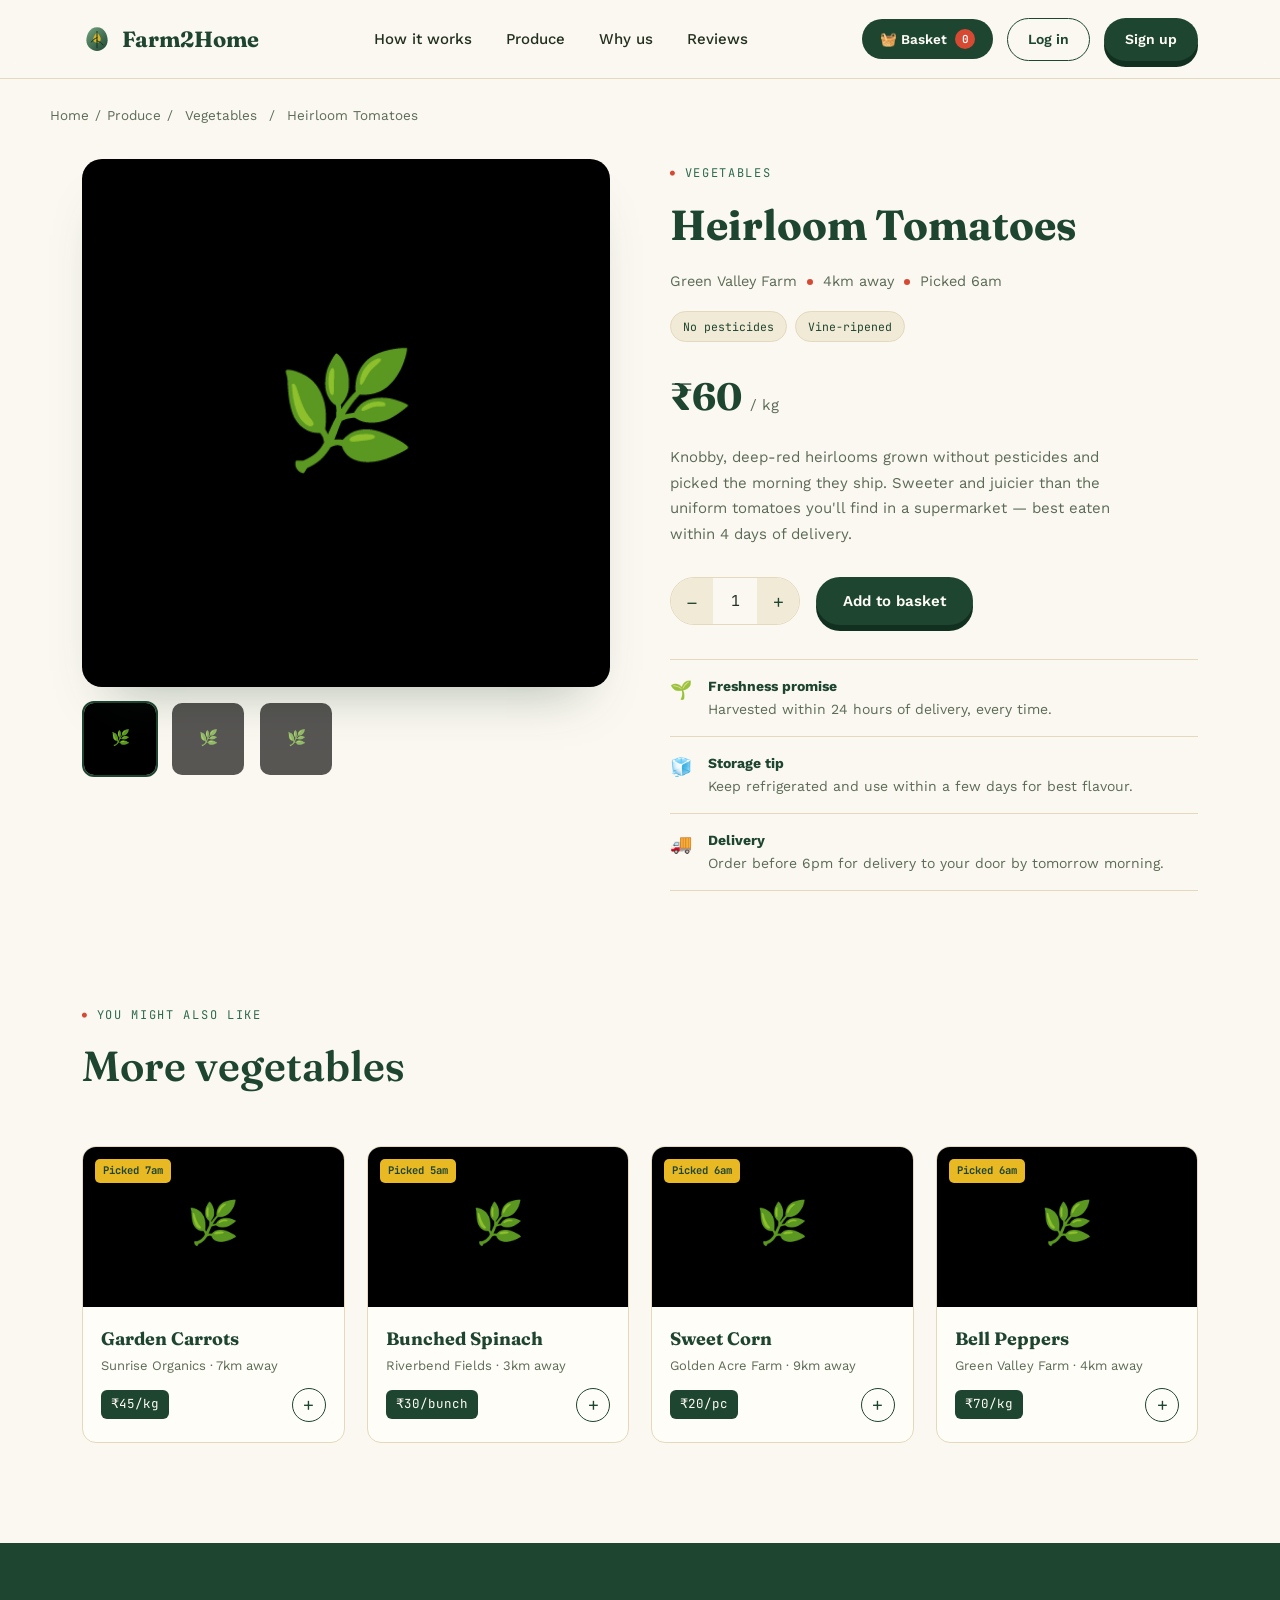
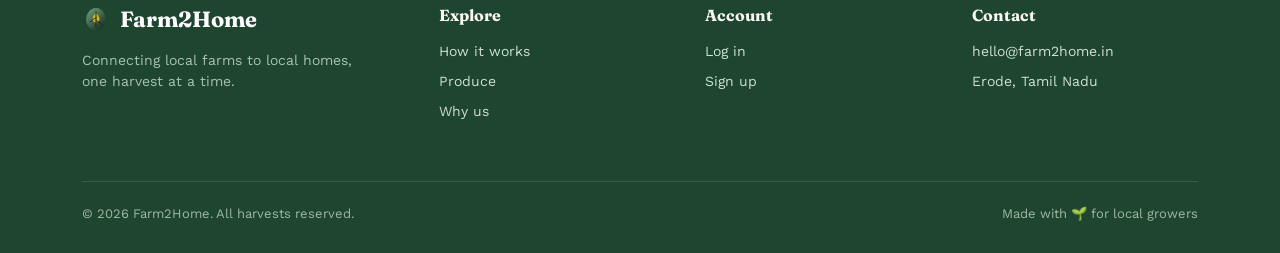
<file: product.html>
<!DOCTYPE html>
<html lang="en">
<head>
<meta charset="UTF-8">
<meta name="viewport" content="width=device-width, initial-scale=1.0">
<title>Product — Farm2Home</title>
<link rel="stylesheet" href="style.css">
</head>
<body>

<!-- NAV -->
<nav class="nav">
  <div class="container">
    <a href="index.html" class="brand">
      <svg class="logo-mark" width="30" height="30" viewBox="0 0 48 48" fill="none" xmlns="http://www.w3.org/2000/svg">
        <path class="logo-leaf" d="M24 5C12 5 7 17 7 26c0 9.4 7.6 17 17 17s17-7.6 17-17C41 17 36 5 24 5Z" fill="url(#logoGrad)"/>
        <path class="logo-drop" d="M24 30c-3.5 0-6-2.6-6-6 0-4 6-11 6-11s6 7 6 11c0 3.4-2.5 6-6 6Z" fill="#E8B923" opacity=".9"/>
        <path class="logo-vein" d="M24 12v26M24 22c-4 1.5-7 3.5-9 7M24 27c4 1.2 7.5 3 9.5 6.5" stroke="#12301F" stroke-width="1.6" fill="none" stroke-linecap="round"/>
        <defs><linearGradient id="logoGrad" x1="7" y1="5" x2="41" y2="43" gradientUnits="userSpaceOnUse"><stop stop-color="#74A57F"/><stop offset="1" stop-color="#1E4530"/></linearGradient></defs>
      </svg>
      Farm2Home
    </a>
    <ul class="nav-links">
      <li><a href="index.html#how">How it works</a></li>
      <li><a href="products.html">Produce</a></li>
      <li><a href="index.html#why">Why us</a></li>
      <li><a href="index.html#reviews">Reviews</a></li>
    </ul>
    <div class="nav-cta">
      <span class="cart-pill">🧺 Basket <span class="cart-count" id="cartCount">0</span></span>
      <a href="login.html" class="btn btn-ghost">Log in</a>
      <a href="signup.html" class="btn btn-primary">Sign up</a>
    </div>
  </div>
</nav>

<!-- BREADCRUMB -->
<div class="container breadcrumb">
  <a href="index.html">Home</a><span>/</span><a href="products.html">Produce</a><span>/</span><span id="crumbCategory">…</span><span>/</span><span id="crumbName">…</span>
</div>

<!-- DETAIL -->
<section class="detail">
  <div class="container detail-grid">

    <div class="gallery reveal">
      <div class="gallery-main"><img id="mainImage" src="" alt=""></div>
      <div class="gallery-thumbs" id="thumbRow"></div>
    </div>

    <div class="detail-info reveal">
      <span class="eyebrow" id="detailCategory">Category</span>
      <h1 id="detailName">Loading…</h1>

      <div class="farm-row">
        <span id="detailFarm">Farm name</span>
        <span class="dot"></span>
        <span id="detailDistance">distance</span>
        <span class="dot"></span>
        <span id="detailBadge">badge</span>
      </div>

      <div class="tag-row" id="tagRow"></div>

      <div class="detail-price">
        <span class="amount" id="detailPrice">₹0</span>
        <span class="unit">/ <span id="detailUnit">kg</span></span>
      </div>

      <p class="detail-desc" id="detailDesc">Loading description…</p>

      <div class="purchase-row">
        <div class="qty-stepper">
          <button type="button" id="qtyMinus">–</button>
          <span id="qtyValue">1</span>
          <button type="button" id="qtyPlus">+</button>
        </div>
        <button class="btn btn-primary" id="addToBasketBtn">Add to basket</button>
      </div>

      <div class="info-rows">
        <div class="info-row"><span class="ico">🌱</span><div><strong>Freshness promise</strong><span>Harvested within 24 hours of delivery, every time.</span></div></div>
        <div class="info-row"><span class="ico">🧊</span><div><strong>Storage tip</strong><span>Keep refrigerated and use within a few days for best flavour.</span></div></div>
        <div class="info-row"><span class="ico">🚚</span><div><strong>Delivery</strong><span>Order before 6pm for delivery to your door by tomorrow morning.</span></div></div>
      </div>
    </div>

  </div>
</section>

<!-- RELATED -->
<section class="related">
  <div class="container">
    <div class="section-head reveal">
      <span class="eyebrow">You might also like</span>
      <h2 id="relatedHeading">More from this category</h2>
    </div>
    <div class="produce-grid" id="relatedGrid"></div>
  </div>
</section>

<!-- FOOTER -->
<footer>
  <div class="container">
    <div class="footer-grid">
      <div>
        <a href="index.html" class="brand" style="color:#fff;">
          <svg class="logo-mark" width="28" height="28" viewBox="0 0 48 48" fill="none" xmlns="http://www.w3.org/2000/svg">
            <path class="logo-leaf" d="M24 5C12 5 7 17 7 26c0 9.4 7.6 17 17 17s17-7.6 17-17C41 17 36 5 24 5Z" fill="url(#logoGradFooter)"/>
            <path class="logo-drop" d="M24 30c-3.5 0-6-2.6-6-6 0-4 6-11 6-11s6 7 6 11c0 3.4-2.5 6-6 6Z" fill="#E8B923" opacity=".9"/>
            <path class="logo-vein" d="M24 12v26M24 22c-4 1.5-7 3.5-9 7M24 27c4 1.2 7.5 3 9.5 6.5" stroke="#0e2318" stroke-width="1.6" fill="none" stroke-linecap="round"/>
            <defs><linearGradient id="logoGradFooter" x1="7" y1="5" x2="41" y2="43" gradientUnits="userSpaceOnUse"><stop stop-color="#74A57F"/><stop offset="1" stop-color="#0e2318"/></linearGradient></defs>
          </svg>
          Farm2Home
        </a>
        <p style="margin-top:14px; font-size:14px; color:#a9c2aa; max-width:280px;">Connecting local farms to local homes, one harvest at a time.</p>
      </div>
      <div>
        <h5>Explore</h5>
        <ul><li><a href="index.html#how">How it works</a></li><li><a href="products.html">Produce</a></li><li><a href="index.html#why">Why us</a></li></ul>
      </div>
      <div>
        <h5>Account</h5>
        <ul><li><a href="login.html">Log in</a></li><li><a href="signup.html">Sign up</a></li></ul>
      </div>
      <div>
        <h5>Contact</h5>
        <ul><li><a href="#">hello@farm2home.in</a></li><li><a href="#">Erode, Tamil Nadu</a></li></ul>
      </div>
    </div>
    <div class="footer-bottom">
      <span>© 2026 Farm2Home. All harvests reserved.</span>
      <span>Made with 🌱 for local growers</span>
    </div>
  </div>
</footer>

<script src="data.js"></script>
<script src="script.js"></script>
</body>
</html>
</file>
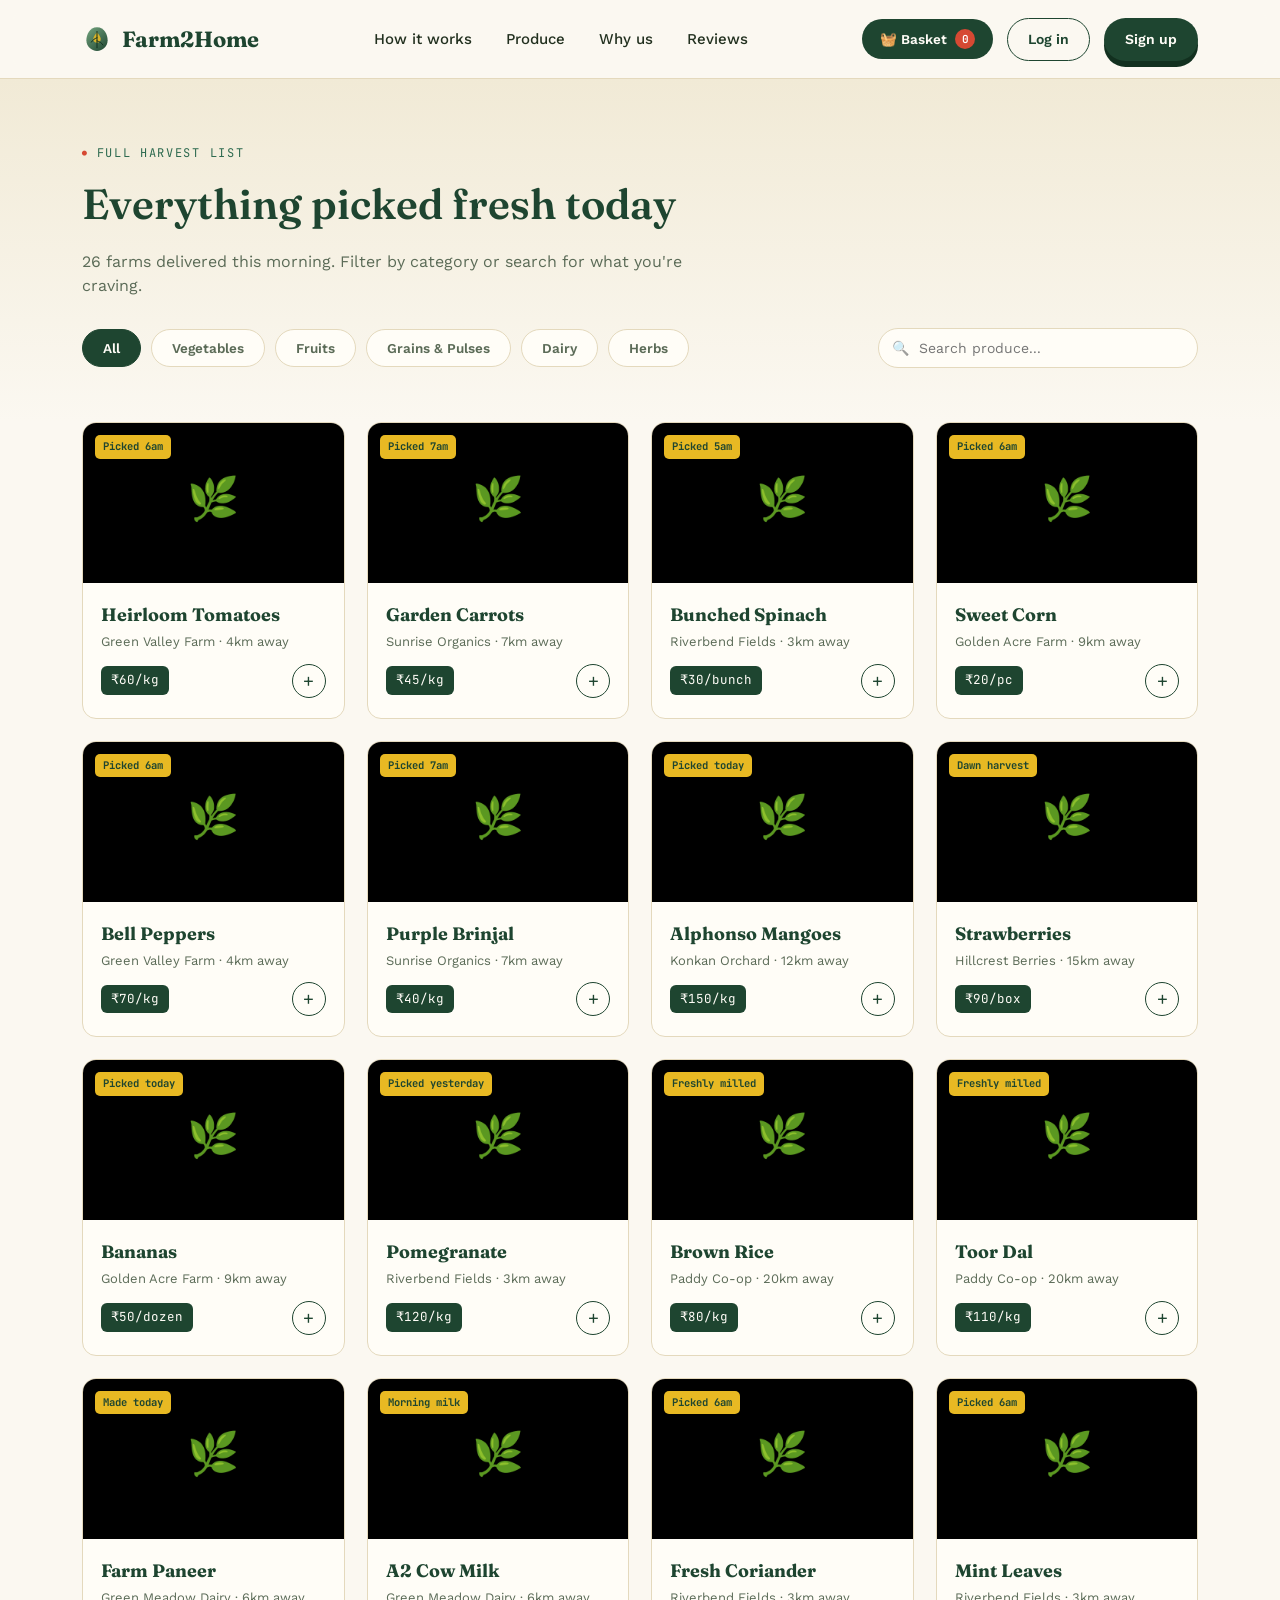
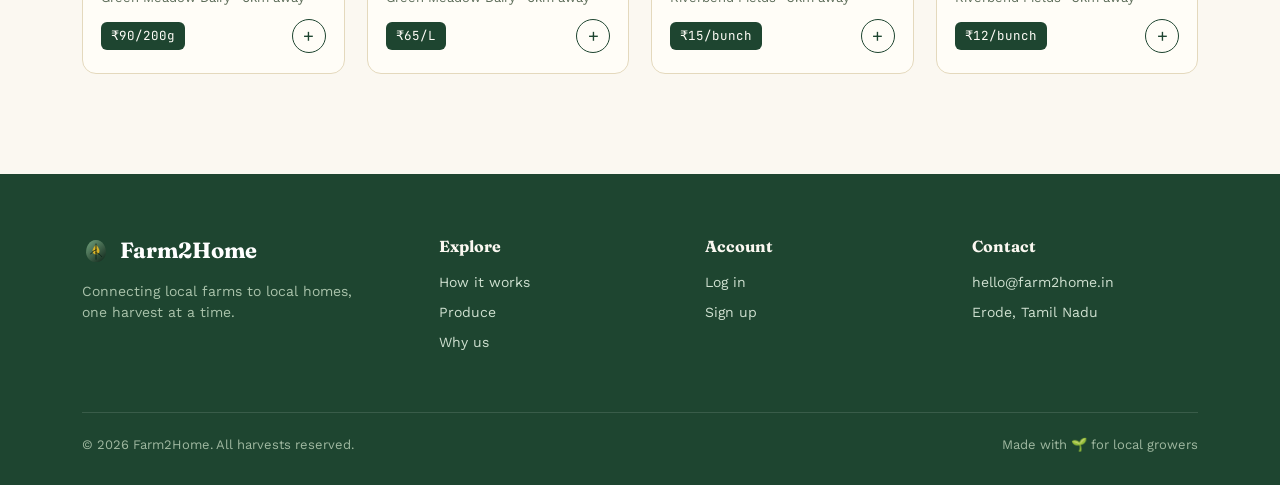
<file: products.html>
<!DOCTYPE html>
<html lang="en">
<head>
<meta charset="UTF-8">
<meta name="viewport" content="width=device-width, initial-scale=1.0">
<title>Shop Produce — Farm2Home</title>
<link rel="stylesheet" href="style.css">
</head>
<body>

<!-- NAV -->
<nav class="nav">
  <div class="container">
    <a href="index.html" class="brand">
      <svg class="logo-mark" width="30" height="30" viewBox="0 0 48 48" fill="none" xmlns="http://www.w3.org/2000/svg">
        <path class="logo-leaf" d="M24 5C12 5 7 17 7 26c0 9.4 7.6 17 17 17s17-7.6 17-17C41 17 36 5 24 5Z" fill="url(#logoGrad)"/>
        <path class="logo-drop" d="M24 30c-3.5 0-6-2.6-6-6 0-4 6-11 6-11s6 7 6 11c0 3.4-2.5 6-6 6Z" fill="#E8B923" opacity=".9"/>
        <path class="logo-vein" d="M24 12v26M24 22c-4 1.5-7 3.5-9 7M24 27c4 1.2 7.5 3 9.5 6.5" stroke="#12301F" stroke-width="1.6" fill="none" stroke-linecap="round"/>
        <defs><linearGradient id="logoGrad" x1="7" y1="5" x2="41" y2="43" gradientUnits="userSpaceOnUse"><stop stop-color="#74A57F"/><stop offset="1" stop-color="#1E4530"/></linearGradient></defs>
      </svg>
      Farm2Home
    </a>
    <ul class="nav-links">
      <li><a href="index.html#how">How it works</a></li>
      <li><a href="products.html">Produce</a></li>
      <li><a href="index.html#why">Why us</a></li>
      <li><a href="index.html#reviews">Reviews</a></li>
    </ul>
    <div class="nav-cta">
      <span class="cart-pill">🧺 Basket <span class="cart-count" id="cartCount">0</span></span>
      <a href="login.html" class="btn btn-ghost">Log in</a>
      <a href="signup.html" class="btn btn-primary">Sign up</a>
    </div>
  </div>
</nav>

<!-- SHOP HERO -->
<section class="shop-hero">
  <div class="container">
    <div class="section-head reveal">
      <span class="eyebrow">Full harvest list</span>
      <h2>Everything picked fresh today</h2>
      <p>26 farms delivered this morning. Filter by category or search for what you're craving.</p>
    </div>

    <div class="shop-toolbar reveal">
      <div class="cat-tabs">
        <button class="cat-tab active" data-cat="all">All</button>
        <button class="cat-tab" data-cat="veg">Vegetables</button>
        <button class="cat-tab" data-cat="fruit">Fruits</button>
        <button class="cat-tab" data-cat="grain">Grains &amp; Pulses</button>
        <button class="cat-tab" data-cat="dairy">Dairy</button>
        <button class="cat-tab" data-cat="herb">Herbs</button>
      </div>
      <div class="search-box">
        <span class="icon">🔍</span>
        <input type="text" id="shopSearch" placeholder="Search produce...">
      </div>
    </div>
  </div>
</section>

<!-- SHOP GRID -->
<section class="shop-grid">
  <div class="container">
    <div class="produce-grid" id="shopGrid"></div>

    <div class="empty-state" id="emptyState">
      <span class="emoji">🌾</span>
      <p>No produce matches that search. Try a different name or category.</p>
    </div>
  </div>
</section>

<!-- FOOTER -->
<footer>
  <div class="container">
    <div class="footer-grid">
      <div>
        <a href="index.html" class="brand" style="color:#fff;">
          <svg class="logo-mark" width="28" height="28" viewBox="0 0 48 48" fill="none" xmlns="http://www.w3.org/2000/svg">
            <path class="logo-leaf" d="M24 5C12 5 7 17 7 26c0 9.4 7.6 17 17 17s17-7.6 17-17C41 17 36 5 24 5Z" fill="url(#logoGradFooter)"/>
            <path class="logo-drop" d="M24 30c-3.5 0-6-2.6-6-6 0-4 6-11 6-11s6 7 6 11c0 3.4-2.5 6-6 6Z" fill="#E8B923" opacity=".9"/>
            <path class="logo-vein" d="M24 12v26M24 22c-4 1.5-7 3.5-9 7M24 27c4 1.2 7.5 3 9.5 6.5" stroke="#0e2318" stroke-width="1.6" fill="none" stroke-linecap="round"/>
            <defs><linearGradient id="logoGradFooter" x1="7" y1="5" x2="41" y2="43" gradientUnits="userSpaceOnUse"><stop stop-color="#74A57F"/><stop offset="1" stop-color="#0e2318"/></linearGradient></defs>
          </svg>
          Farm2Home
        </a>
        <p style="margin-top:14px; font-size:14px; color:#a9c2aa; max-width:280px;">Connecting local farms to local homes, one harvest at a time.</p>
      </div>
      <div>
        <h5>Explore</h5>
        <ul><li><a href="index.html#how">How it works</a></li><li><a href="products.html">Produce</a></li><li><a href="index.html#why">Why us</a></li></ul>
      </div>
      <div>
        <h5>Account</h5>
        <ul><li><a href="login.html">Log in</a></li><li><a href="signup.html">Sign up</a></li></ul>
      </div>
      <div>
        <h5>Contact</h5>
        <ul><li><a href="#">hello@farm2home.in</a></li><li><a href="#">Erode, Tamil Nadu</a></li></ul>
      </div>
    </div>
    <div class="footer-bottom">
      <span>© 2026 Farm2Home. All harvests reserved.</span>
      <span>Made with 🌱 for local growers</span>
    </div>
  </div>
</footer>

<script src="data.js"></script>
<script src="script.js"></script>
</body>
</html>
</file>
<file: style.css>
/* ===========================================================
   FARM2HOME — design tokens
   Palette: deep farm green, sunflower yellow, heirloom-tomato red,
   unbleached paper cream. Type: Fraunces (display) + Work Sans (body)
   + JetBrains Mono (stamps / prices, market-ticket voice).
=========================================================== */

@import url('https://fonts.googleapis.com/css2?family=Fraunces:ital,opsz,wght@0,9..144,400;0,9..144,600;0,9..144,700;1,9..144,500&family=Work+Sans:wght@400;500;600;700&family=JetBrains+Mono:wght@500;700&display=swap');

:root{
  --bg:            #FBF8F1;
  --bg-alt:        #F1EAD6;
  --paper-line:    #E4D9BD;
  --green-deep:    #1E4530;
  --green:         #2D6A4F;
  --green-soft:    #74A57F;
  --yellow:        #E8B923;
  --tomato:        #D64933;
  --text:          #22301F;
  --text-soft:     #5B6B57;
  --white:         #FFFDF7;

  --font-display: 'Fraunces', serif;
  --font-body: 'Work Sans', sans-serif;
  --font-mono: 'JetBrains Mono', monospace;

  --radius: 14px;
  --ease: cubic-bezier(.22,.9,.32,1);
}

*{ box-sizing: border-box; margin:0; padding:0; }
html{ scroll-behavior: smooth; }

body{
  font-family: var(--font-body);
  background: var(--bg);
  color: var(--text);
  line-height: 1.5;
  overflow-x: hidden;
}

img{ max-width:100%; display:block; }
a{ color: inherit; text-decoration: none; }
ul{ list-style: none; }
button{ font-family: inherit; cursor: pointer; }

@media (prefers-reduced-motion: reduce){
  *{ animation-duration: .001ms !important; animation-iteration-count: 1 !important; transition-duration: .001ms !important; scroll-behavior: auto !important; }
}

/* ---------- utility ---------- */
.container{ max-width: 1180px; margin: 0 auto; padding: 0 32px; }
.eyebrow{
  font-family: var(--font-mono);
  font-size: 12px;
  letter-spacing: .14em;
  text-transform: uppercase;
  color: var(--green);
  display:inline-flex;
  align-items:center;
  gap:8px;
}
.eyebrow::before{ content:"●"; color: var(--tomato); font-size: 8px; }

.section-head{ max-width: 620px; margin-bottom: 48px; }
.section-head h2{ font-family: var(--font-display); font-size: clamp(28px,4vw,42px); font-weight:600; margin-top:10px; color: var(--green-deep); }
.section-head p{ color: var(--text-soft); margin-top: 14px; font-size: 16px; }

.btn{
  display:inline-flex; align-items:center; justify-content:center; gap:8px;
  padding: 14px 26px;
  border-radius: 999px;
  font-weight: 600;
  font-size: 15px;
  border: 1.5px solid transparent;
  transition: transform .35s var(--ease), box-shadow .35s var(--ease), background .3s;
}
.btn-primary{ background: var(--green-deep); color: var(--white); box-shadow: 0 6px 0 #12301F; }
.btn-primary:hover{ transform: translateY(-3px); box-shadow: 0 9px 0 #12301F; }
.btn-primary:active{ transform: translateY(1px); box-shadow: 0 3px 0 #12301F; }

.btn-ghost{ border-color: var(--green-deep); color: var(--green-deep); background: transparent; }
.btn-ghost:hover{ background: var(--green-deep); color: var(--white); }

.btn-block{ width:100%; }

/* ---------- nav ---------- */
.nav{
  position: sticky; top:0; z-index: 50;
  background: rgba(251,248,241,.85);
  backdrop-filter: blur(10px);
  border-bottom: 1px solid var(--paper-line);
}
.nav .container{ display:flex; align-items:center; justify-content:space-between; height: 78px; }
.brand{ display:flex; align-items:center; gap:10px; font-family: var(--font-display); font-weight:700; font-size:22px; color: var(--green-deep); }
.brand .leaf{ width: 30px; height: 30px; }

/* ---------- logo mark ---------- */
.logo-mark{ overflow: visible; transition: transform .5s var(--ease); flex: none; }
.brand:hover .logo-mark{ transform: rotate(-14deg) scale(1.08); }
.logo-leaf{ transform-origin: 24px 24px; animation: leaf-pop .85s var(--ease) backwards; }
.logo-drop{ transform-origin: 24px 24px; animation: leaf-pop 1s var(--ease) .1s backwards; }
@keyframes leaf-pop{ from{ transform: scale(0) rotate(-25deg); opacity:0; } to{ transform: scale(1) rotate(0deg); opacity:1; } }
.logo-vein{ stroke-dasharray: 90; stroke-dashoffset: 90; animation: draw-vein 1.1s ease-out .45s forwards; }
@keyframes draw-vein{ to{ stroke-dashoffset: 0; } }
.auth-visual .logo-mark .logo-leaf,
.auth-visual .logo-mark .logo-drop{ animation-delay: .2s; }
.nav-links{ display:flex; align-items:center; gap:34px; font-weight:500; font-size:15px; }
.nav-links a{ position:relative; color: var(--text); padding: 4px 0; }
.nav-links a::after{
  content:""; position:absolute; left:0; bottom:-2px; width:0; height:2px; background: var(--tomato);
  transition: width .3s var(--ease);
}
.nav-links a:hover::after{ width:100%; }
.nav-cta{ display:flex; align-items:center; gap:14px; }
.nav-cta .btn{ padding: 10px 20px; font-size:14px; }
.menu-toggle{ display:none; background:none; border:none; }

/* ---------- hero ---------- */
.hero{
  position: relative;
  padding: 90px 0 60px;
  overflow: hidden;
}
.hero-bg{
  position: absolute; inset: -10% -5% -5% -5%; z-index: 0;
  background-image: linear-gradient(180deg, rgba(251,248,241,.4) 0%, rgba(251,248,241,.97) 78%), url('https://images.unsplash.com/photo-1500651230702-0e2d8a49d4ad?auto=format&fit=crop&w=1600&q=60');
  background-size: cover; background-position: center 30%;
  opacity: .55; will-change: transform;
}
.seed-field{ position:absolute; inset:0; z-index:1; pointer-events:none; overflow:hidden; }
.seed{
  position:absolute; top:-40px; font-size: 18px; opacity:.75;
  animation-name: seed-fall; animation-timing-function: linear; animation-iteration-count: infinite;
}
@keyframes seed-fall{
  0%{ transform: translateY(0) translateX(0) rotate(0deg); opacity:0; }
  8%{ opacity:.8; }
  100%{ transform: translateY(115vh) translateX(24px) rotate(220deg); opacity:0; }
}
.hero-blob{
  position:absolute; border-radius: 50%; filter: blur(60px); opacity:.35; z-index:0;
  animation: float 9s ease-in-out infinite;
}
.blob-a{ width:380px; height:380px; background: var(--green-soft); top:-120px; right:-100px; }
.blob-b{ width:280px; height:280px; background: var(--yellow); bottom:-100px; left:-80px; animation-delay: 2s; }
@keyframes float{ 0%,100%{ transform: translateY(0) scale(1);} 50%{ transform: translateY(-25px) scale(1.05);} }

.hero-grid{ position:relative; z-index:2; display:grid; grid-template-columns: 1.05fr .95fr; gap: 50px; align-items:center; }

.hero h1{
  font-family: var(--font-display);
  font-size: clamp(38px, 5.2vw, 62px);
  line-height: 1.05;
  font-weight: 700;
  color: var(--green-deep);
}
.hero h1 em{ font-style: italic; color: var(--tomato); }
.hero p.lead{ margin-top: 20px; font-size: 18px; color: var(--text-soft); max-width: 480px; }
.hero-actions{ display:flex; gap:16px; margin-top: 34px; flex-wrap: wrap; }

.hero-stats{ display:flex; gap: 34px; margin-top: 46px; }
.hero-stats div strong{ font-family: var(--font-mono); font-size: 24px; color: var(--green-deep); display:block; }
.hero-stats div span{ font-size: 13px; color: var(--text-soft); }

/* crate visual */
.crate-wrap{ position:relative; display:flex; align-items:center; justify-content:center; perspective: 900px; }
.crate{ width: 100%; max-width: 420px; position:relative; transition: transform .25s var(--ease); transform-style: preserve-3d; }
.crate img.base{
  border-radius: 20px;
  box-shadow: 0 30px 60px -20px rgba(30,69,48,.4);
  transform: rotate(-2deg);
}
.veggie{
  position:absolute; font-size: 44px;
  filter: drop-shadow(0 10px 14px rgba(0,0,0,.18));
  opacity:0; transform: translateY(-60px) rotate(-15deg);
  animation: drop .7s var(--ease) forwards;
}
@keyframes drop{ to{ opacity:1; transform: translateY(0) rotate(0deg); } }
.v1{ top:-24px; left:8%; animation-delay:.3s; }
.v2{ top:-10px; right:6%; animation-delay:.55s; font-size:38px; }
.v3{ top:32px; left:42%; animation-delay:.8s; font-size:40px; }
.v4{ bottom:22px; left:-6%; animation-delay:1.05s; font-size:36px; }
.v5{ bottom:0; right:-4%; animation-delay:1.3s; font-size:40px; }

.stamp{
  position:absolute; bottom:-18px; left:-18px;
  width: 108px; height:108px; border-radius:50%;
  border: 2.5px dashed var(--tomato);
  display:flex; align-items:center; justify-content:center; text-align:center;
  font-family: var(--font-mono); font-size:11px; letter-spacing:.06em; text-transform:uppercase;
  color: var(--tomato); background: var(--bg);
  transform: rotate(-14deg);
  animation: spin-in 1s var(--ease) 1.4s backwards;
}
@keyframes spin-in{ from{ opacity:0; transform: rotate(40deg) scale(.5);} to{ opacity:1; transform: rotate(-14deg) scale(1);} }

/* ---------- ticker ---------- */
.ticker{
  border-top: 1px solid var(--paper-line);
  border-bottom: 1px solid var(--paper-line);
  background: var(--green-deep);
  overflow: hidden;
  padding: 14px 0;
}
.ticker-track{ display:flex; gap: 50px; width: max-content; animation: scroll-left 22s linear infinite; }
.ticker-track span{ font-family: var(--font-mono); color: var(--bg); font-size:14px; letter-spacing:.05em; white-space:nowrap; }
.ticker-track span b{ color: var(--yellow); }
@keyframes scroll-left{ from{ transform: translateX(0);} to{ transform: translateX(-50%);} }

/* ---------- vine divider ---------- */
.vine-divider{ display:block; width:100%; height: 64px; }
.vine-path{
  stroke-dasharray: 900; stroke-dashoffset: 900;
  transition: stroke-dashoffset 1.6s var(--ease);
}
.vine-divider.in .vine-path{ stroke-dashoffset: 0; }
.vine-leaf{ opacity:0; transform: scale(0); transform-box: fill-box; transform-origin: center; transition: opacity .5s ease, transform .5s var(--ease); }
.vine-divider.in .vine-leaf{ opacity:1; transform: scale(1); }
.vine-divider.in .vine-leaf:nth-child(3){ transition-delay: .5s; }
.vine-divider.in .vine-leaf:nth-child(4){ transition-delay: .7s; }
.vine-divider.in .vine-leaf:nth-child(5){ transition-delay: .9s; }

/* ---------- how it works ---------- */
.steps{
  padding: 100px 0;
  position: relative;
  background-image: linear-gradient(180deg, var(--bg) 0%, rgba(251,248,241,.93) 100%), url('https://images.unsplash.com/photo-1500382017468-9049fed747ef?auto=format&fit=crop&w=1600&q=60');
  background-size: cover; background-position: center;
  background-attachment: fixed;
}
.step-grid{ display:grid; grid-template-columns: repeat(3,1fr); gap: 28px; }
.step-card{
  background: var(--white); border:1px solid var(--paper-line); border-radius: var(--radius);
  padding: 34px 28px; position:relative; overflow:hidden;
  transition: transform .4s var(--ease), box-shadow .4s var(--ease);
}
.step-card:hover{ transform: translateY(-8px); box-shadow: 0 24px 40px -20px rgba(30,69,48,.25); }
.step-num{ font-family: var(--font-mono); font-size:13px; color: var(--tomato); }
.step-card h3{ font-family: var(--font-display); font-size:22px; margin: 12px 0 10px; color: var(--green-deep); }
.step-card p{ color: var(--text-soft); font-size: 14.5px; }
.step-icon{ font-size: 34px; margin-bottom: 6px; display:inline-block; animation: sway 3.5s ease-in-out infinite; }
.step-card:nth-child(2) .step-icon{ animation-delay: .4s; }
.step-card:nth-child(3) .step-icon{ animation-delay: .8s; }
@keyframes sway{ 0%,100%{ transform: rotate(-6deg);} 50%{ transform: rotate(6deg);} }

/* ---------- produce ---------- */
.produce{ padding: 40px 0 100px; background: var(--bg-alt); }
.produce-grid{ display:grid; grid-template-columns: repeat(4,1fr); gap: 22px; }
.p-card{
  background: var(--white); border-radius: var(--radius); overflow:hidden;
  border: 1px solid var(--paper-line);
  transition: transform .4s var(--ease), box-shadow .4s var(--ease);
  position: relative;
}
.p-card:hover{ transform: translateY(-6px) rotate(-.6deg); box-shadow: 0 22px 34px -18px rgba(30,69,48,.3); }
.p-card .img-wrap{ height: 160px; overflow:hidden; }
.p-card img{ width:100%; height:100%; object-fit:cover; transition: transform .6s var(--ease); }
.p-card:hover img{ transform: scale(1.09); }
.p-body{ padding: 18px 18px 20px; }
.p-body h4{ font-family: var(--font-display); font-size: 18px; color: var(--green-deep); }
.p-body p{ font-size: 13px; color: var(--text-soft); margin-top: 4px; }
.p-price{
  margin-top: 12px; display:flex; align-items:center; justify-content:space-between;
}
.p-price .tag{
  font-family: var(--font-mono); background: var(--green-deep); color: var(--white);
  font-size: 12.5px; padding: 5px 10px; border-radius: 6px;
}
.p-add{
  width: 34px; height:34px; border-radius:50%; border:1.5px solid var(--green-deep);
  background: transparent; color: var(--green-deep); font-size: 18px; line-height:1;
  transition: background .3s, color .3s, transform .3s;
}
.p-add:hover{ background: var(--tomato); border-color: var(--tomato); color:#fff; transform: rotate(90deg); }
.fresh-badge{
  position:absolute; top:12px; left:12px; background: var(--yellow); color: var(--green-deep);
  font-family: var(--font-mono); font-size: 10.5px; padding: 4px 8px; border-radius: 5px; font-weight:700;
}

/* ---------- shop page ---------- */
.shop-hero{
  padding: 60px 0 20px;
  background: linear-gradient(180deg, var(--bg-alt) 0%, var(--bg) 100%);
}
.shop-hero .section-head{ margin-bottom: 30px; }
.shop-toolbar{
  display:flex; align-items:center; justify-content:space-between; gap: 20px; flex-wrap: wrap;
  margin-bottom: 34px;
}
.cat-tabs{ display:flex; gap:10px; flex-wrap: wrap; }
.cat-tab{
  padding: 10px 20px; border-radius: 999px; border: 1.5px solid var(--paper-line);
  background: var(--white); font-size: 13.5px; font-weight:600; color: var(--text-soft);
  transition: all .3s var(--ease);
}
.cat-tab:hover{ transform: translateY(-2px); }
.cat-tab.active{ background: var(--green-deep); border-color: var(--green-deep); color: var(--white); }

.search-box{ position:relative; min-width: 240px; flex:1; max-width: 320px; }
.search-box input{
  width:100%; padding: 11px 16px 11px 40px; border-radius: 999px; border: 1.5px solid var(--paper-line);
  background: var(--white); font-size: 14px; font-family: inherit; color: var(--text);
  transition: border-color .3s, box-shadow .3s;
}
.search-box input:focus{ outline:none; border-color: var(--green); box-shadow: 0 0 0 4px rgba(45,106,79,.14); }
.search-box .icon{ position:absolute; left:14px; top:50%; transform: translateY(-50%); font-size:14px; opacity:.6; }

.cart-pill{
  position: relative; display:flex; align-items:center; gap:8px;
  padding: 10px 18px; border-radius: 999px; background: var(--green-deep); color: var(--white);
  font-size: 13.5px; font-weight:600;
}
.cart-count{
  background: var(--tomato); color:#fff; font-family: var(--font-mono); font-size:11px;
  width:20px; height:20px; border-radius:50%; display:flex; align-items:center; justify-content:center;
  transition: transform .3s var(--ease);
}
.cart-count.bump{ transform: scale(1.4); }

.shop-grid{ padding: 0 0 100px; }
.shop-grid .produce-grid{ grid-template-columns: repeat(4,1fr); }
.p-card.hidden{ display:none; }
.p-card{ animation: card-in .5s var(--ease) backwards; }

.empty-state{
  text-align:center; padding: 70px 20px; color: var(--text-soft); display:none;
}
.empty-state.show{ display:block; }
.empty-state .emoji{ font-size: 44px; display:block; margin-bottom: 14px; }

@keyframes card-in{ from{ opacity:0; transform: translateY(18px);} to{ opacity:1; transform: translateY(0);} }

@media (max-width: 980px){
  .shop-grid .produce-grid{ grid-template-columns: 1fr 1fr; }
}
@media (max-width: 640px){
  .shop-grid .produce-grid{ grid-template-columns: 1fr; }
  .shop-toolbar{ flex-direction: column; align-items: stretch; }
  .search-box{ max-width: none; }
}
/* ===========================================================
   DASHBOARDS (farmer + customer)
=========================================================== */
.dash-shell{ display:grid; grid-template-columns: 260px 1fr; min-height:100vh; background: var(--bg); }

.dash-sidebar{
  background: var(--green-deep); color: var(--bg); padding: 28px 20px;
  display:flex; flex-direction:column; gap: 6px; position:sticky; top:0; height:100vh; overflow-y:auto;
}
.dash-sidebar .brand{ color:#fff; margin-bottom: 30px; }
.dash-sidebar .brand svg .logo-vein{ stroke:#e9f2ea; }
.dash-nav{ display:flex; flex-direction:column; gap:4px; margin-top: 10px; }
.dash-nav a{
  display:flex; align-items:center; gap:12px; padding: 11px 14px; border-radius: 10px;
  font-size: 14.5px; color: #cfe0d0; font-weight:500; transition: background .25s, color .25s, transform .25s;
}
.dash-nav a .ico{ font-size:17px; }
.dash-nav a:hover{ background: rgba(255,255,255,.08); color:#fff; transform: translateX(3px); }
.dash-nav a.active{ background: var(--yellow); color: var(--green-deep); font-weight:700; }
.dash-nav .divider-label{ font-family: var(--font-mono); font-size:11px; letter-spacing:.1em; text-transform:uppercase; color:#8fac91; margin: 22px 0 6px 14px; }

.dash-user-card{
  margin-top:auto; padding-top:20px; border-top:1px solid rgba(255,255,255,.12);
  display:flex; align-items:center; gap:10px; font-size:13.5px; color:#cfe0d0;
}
.dash-user-card img{ width:38px; height:38px; border-radius:50%; object-fit:cover; }
.dash-user-card strong{ color:#fff; display:block; font-size:13.5px; }

.dash-main{ padding: 32px 40px 70px; max-width: 1240px; }
.dash-topbar{ display:flex; align-items:center; justify-content:space-between; margin-bottom: 30px; flex-wrap: wrap; gap:16px; }
.dash-topbar h1{ font-family: var(--font-display); font-size: 30px; color: var(--green-deep); }
.dash-topbar p{ color: var(--text-soft); font-size: 14px; margin-top:4px; }
.dash-actions{ display:flex; gap:12px; align-items:center; }

/* ---------- stat cards ---------- */
.stat-grid{ display:grid; grid-template-columns: repeat(4,1fr); gap: 20px; margin-bottom: 34px; }
.stat-card{
  background: var(--white); border:1px solid var(--paper-line); border-radius: var(--radius);
  padding: 22px; position:relative; overflow:hidden;
  animation: rise .6s var(--ease) backwards;
}
.stat-card .stat-icon{
  width:42px; height:42px; border-radius:11px; display:flex; align-items:center; justify-content:center;
  font-size:20px; background: var(--bg-alt); margin-bottom: 14px;
}
.stat-card .stat-value{ font-family: var(--font-display); font-size: 30px; font-weight:700; color: var(--green-deep); }
.stat-card .stat-label{ font-size: 13px; color: var(--text-soft); margin-top:4px; }
.stat-card .stat-trend{ position:absolute; top:22px; right:20px; font-family: var(--font-mono); font-size:11.5px; padding:4px 9px; border-radius: 999px; }
.stat-trend.up{ background: rgba(45,106,79,.12); color: var(--green); }
.stat-trend.down{ background: rgba(214,73,51,.12); color: var(--tomato); }

/* ---------- chart card ---------- */
.chart-card{
  background: var(--white); border:1px solid var(--paper-line); border-radius: var(--radius);
  padding: 26px; margin-bottom: 34px;
}
.chart-card h3{ font-family: var(--font-display); font-size:19px; color: var(--green-deep); margin-bottom: 4px; }
.chart-card .sub{ font-size:13px; color: var(--text-soft); margin-bottom: 22px; }
.bar-chart{ display:flex; align-items:flex-end; gap: 14px; height: 160px; }
.bar-chart .bar-col{ flex:1; display:flex; flex-direction:column; align-items:center; gap:8px; height:100%; justify-content:flex-end; }
.bar-chart .bar{
  width: 100%; max-width: 34px; border-radius: 8px 8px 3px 3px; background: linear-gradient(180deg, var(--green-soft), var(--green-deep));
  height: 0%; transition: height 1.1s var(--ease);
}
.bar-chart .bar-label{ font-size: 11.5px; color: var(--text-soft); font-family: var(--font-mono); }

/* ---------- table card ---------- */
.table-card{
  background: var(--white); border:1px solid var(--paper-line); border-radius: var(--radius);
  padding: 6px 0 8px; margin-bottom: 34px; overflow-x:auto;
}
.table-card .table-head{ display:flex; align-items:center; justify-content:space-between; padding: 20px 24px 12px; }
.table-card .table-head h3{ font-family: var(--font-display); font-size:19px; color: var(--green-deep); }
table.dash-table{ width:100%; border-collapse: collapse; font-size: 13.5px; min-width: 560px; }
table.dash-table th{ text-align:left; padding: 10px 24px; font-family: var(--font-mono); font-size:11px; text-transform:uppercase; letter-spacing:.06em; color: var(--text-soft); border-bottom: 1px solid var(--paper-line); }
table.dash-table td{ padding: 14px 24px; border-bottom: 1px solid var(--paper-line); color: var(--text); }
table.dash-table tr:last-child td{ border-bottom:none; }
table.dash-table tr{ transition: background .25s; }
table.dash-table tr:hover{ background: var(--bg-alt); }
.status-pill{ font-family: var(--font-mono); font-size:11px; padding: 5px 11px; border-radius: 999px; }
.status-pill.delivered{ background: rgba(45,106,79,.12); color: var(--green); }
.status-pill.transit{ background: rgba(232,185,35,.18); color: #8a6a10; }
.status-pill.processing{ background: rgba(214,73,51,.12); color: var(--tomato); }
.row-actions button{ background:none; border:none; font-size:15px; color: var(--text-soft); transition: color .25s, transform .25s; }
.row-actions button:hover{ color: var(--tomato); transform: scale(1.15); }

/* ---------- order timeline (customer dashboard) ---------- */
.timeline-card{ background: var(--white); border:1px solid var(--paper-line); border-radius: var(--radius); padding: 26px; margin-bottom: 34px; }
.timeline-card .head{ display:flex; align-items:center; justify-content:space-between; margin-bottom: 26px; flex-wrap:wrap; gap:10px; }
.timeline-card h3{ font-family: var(--font-display); font-size:19px; color: var(--green-deep); }
.order-track{ display:flex; align-items:center; }
.track-step{ flex:1; text-align:center; position:relative; }
.track-step .dot{
  width: 30px; height:30px; border-radius:50%; background: var(--paper-line); color: var(--text-soft);
  display:flex; align-items:center; justify-content:center; margin: 0 auto 10px; font-size:14px; position:relative; z-index:1;
  transition: background .4s, color .4s, transform .4s;
}
.track-step.done .dot{ background: var(--green-deep); color:#fff; transform: scale(1.08); }
.track-step.active .dot{ background: var(--yellow); color: var(--green-deep); animation: pulse-dot 1.6s ease-in-out infinite; }
@keyframes pulse-dot{ 0%,100%{ box-shadow: 0 0 0 0 rgba(232,185,35,.5);} 50%{ box-shadow: 0 0 0 8px rgba(232,185,35,0);} }
.track-step .label{ font-size: 12.5px; color: var(--text-soft); }
.track-step.done .label, .track-step.active .label{ color: var(--green-deep); font-weight:600; }
.track-line{ position:absolute; top:15px; left:50%; width:100%; height:2px; background: var(--paper-line); z-index:0; }
.track-step:last-child .track-line{ display:none; }
.track-step.done .track-line{ background: var(--green-deep); }

/* ---------- product manage grid (farmer) ---------- */
.manage-grid{ display:grid; grid-template-columns: repeat(4,1fr); gap: 20px; }
.manage-grid .p-card .row-actions{ position:absolute; top:12px; right:12px; display:flex; gap:6px; background: rgba(255,255,255,.92); border-radius: 8px; padding:4px; }
.manage-grid .p-card{ position:relative; }
.add-card{
  border: 2px dashed var(--paper-line); border-radius: var(--radius); min-height: 250px;
  display:flex; flex-direction:column; align-items:center; justify-content:center; gap:10px;
  color: var(--text-soft); font-weight:600; font-size:14px; transition: all .3s var(--ease);
}
.add-card:hover{ border-color: var(--green-deep); color: var(--green-deep); background: var(--bg-alt); transform: translateY(-4px); }
.add-card .plus{ font-size: 32px; width:56px; height:56px; border-radius:50%; border:2px dashed currentColor; display:flex; align-items:center; justify-content:center; }

/* ---------- wishlist ---------- */
.wishlist-grid{ display:grid; grid-template-columns: repeat(4,1fr); gap: 20px; margin-bottom: 34px; }
.wishlist-grid .p-card .row-actions{ position:absolute; top:12px; right:12px; background: rgba(255,255,255,.92); border-radius: 8px; padding:4px; }
.wishlist-grid .p-card{ position:relative; }
.wishlist-grid .p-card.removing{ opacity:0; transform: scale(.85); }

/* ---------- modal ---------- */
.modal-overlay{
  position:fixed; inset:0; background: rgba(20,40,26,.55); backdrop-filter: blur(3px);
  display:flex; align-items:center; justify-content:center; z-index: 200;
  opacity:0; pointer-events:none; transition: opacity .35s var(--ease);
}
.modal-overlay.open{ opacity:1; pointer-events:auto; }
.modal-box{
  background: var(--white); border-radius: 18px; padding: 32px; width: 92%; max-width: 480px;
  transform: translateY(24px) scale(.97); transition: transform .4s var(--ease); max-height: 88vh; overflow-y:auto;
}
.modal-overlay.open .modal-box{ transform: translateY(0) scale(1); }
.modal-box h3{ font-family: var(--font-display); font-size:22px; color: var(--green-deep); margin-bottom: 18px; }
.modal-close{ position:absolute; top:18px; right:22px; background:none; border:none; font-size:20px; color: var(--text-soft); }
.field-row{ display:grid; grid-template-columns: 1fr 1fr; gap:14px; }

.dash-count{ font-family: var(--font-mono); font-weight:700; }

.mobile-dash-toggle{ display:none; }

@media (max-width: 1080px){
  .stat-grid{ grid-template-columns: 1fr 1fr; }
  .manage-grid, .wishlist-grid{ grid-template-columns: 1fr 1fr; }
}
@media (max-width: 900px){
  .dash-shell{ grid-template-columns: 1fr; }
  .dash-sidebar{ position: fixed; left:0; top:0; width: 240px; transform: translateX(-100%); transition: transform .35s var(--ease); z-index: 150; }
  .dash-sidebar.open{ transform: translateX(0); }
  .mobile-dash-toggle{ display:flex; }
  .dash-main{ padding: 24px 18px 60px; }
}
@media (max-width: 640px){
  .stat-grid, .manage-grid, .wishlist-grid{ grid-template-columns: 1fr; }
  .field-row{ grid-template-columns: 1fr; }
}

/* ---------- breadcrumb ---------- */
.breadcrumb{ padding: 26px 0 0; font-size: 13.5px; color: var(--text-soft); }
.breadcrumb a:hover{ color: var(--green-deep); }
.breadcrumb span{ margin: 0 6px; }

/* ---------- product detail ---------- */
.detail{ padding: 34px 0 90px; }
.detail-grid{ display:grid; grid-template-columns: 1fr 1fr; gap: 60px; align-items: flex-start; }

.gallery-main{
  border-radius: 20px; overflow:hidden; aspect-ratio: 1/1; background: var(--bg-alt);
  box-shadow: 0 30px 50px -28px rgba(30,69,48,.35);
  position: relative;
}
.gallery-main img{ width:100%; height:100%; object-fit:cover; animation: fade-in .5s var(--ease); }
@keyframes fade-in{ from{ opacity:0; transform: scale(1.03); } to{ opacity:1; transform: scale(1); } }
.gallery-thumbs{ display:flex; gap: 12px; margin-top: 14px; }
.thumb{
  width: 76px; height: 76px; border-radius: 12px; overflow:hidden; cursor:pointer;
  border: 2px solid transparent; opacity: .65; transition: all .3s var(--ease); flex: none;
}
.thumb img{ width:100%; height:100%; object-fit:cover; }
.thumb:hover{ opacity: 1; transform: translateY(-3px); }
.thumb.active{ border-color: var(--green-deep); opacity:1; }

.detail-info .eyebrow{ margin-bottom: 12px; }
.detail-info h1{ font-family: var(--font-display); font-size: clamp(30px,4vw,42px); color: var(--green-deep); font-weight:700; }
.farm-row{ display:flex; align-items:center; gap:10px; margin-top:14px; font-size: 14.5px; color: var(--text-soft); }
.farm-row .dot{ width:6px; height:6px; border-radius:50%; background: var(--tomato); }

.tag-row{ display:flex; gap:8px; flex-wrap:wrap; margin-top: 18px; }
.pill-tag{
  font-family: var(--font-mono); font-size: 11.5px; background: var(--bg-alt); color: var(--green-deep);
  padding: 6px 12px; border-radius: 999px; border: 1px solid var(--paper-line);
}

.detail-price{ display:flex; align-items:baseline; gap:8px; margin-top: 26px; }
.detail-price .amount{ font-family: var(--font-display); font-size: 38px; font-weight:700; color: var(--green-deep); }
.detail-price .unit{ font-size: 15px; color: var(--text-soft); }

.detail-desc{ margin-top: 20px; color: var(--text-soft); font-size: 15px; line-height:1.7; max-width: 480px; }

.purchase-row{ display:flex; align-items:center; gap: 16px; margin-top: 30px; }
.qty-stepper{
  display:flex; align-items:center; border: 1.5px solid var(--paper-line); border-radius: 999px; overflow:hidden;
}
.qty-stepper button{
  width: 42px; height: 46px; background: var(--bg-alt); border:none; font-size:18px; color: var(--green-deep);
  transition: background .3s;
}
.qty-stepper button:hover{ background: var(--green-deep); color:#fff; }
.qty-stepper span{ width: 44px; text-align:center; font-family: var(--font-mono); font-size:15px; }

.info-rows{ margin-top: 34px; border-top: 1px solid var(--paper-line); }
.info-row{ padding: 16px 0; border-bottom: 1px solid var(--paper-line); display:flex; gap: 16px; font-size: 14px; }
.info-row .ico{ font-size: 18px; }
.info-row strong{ display:block; color: var(--green-deep); font-size: 14px; margin-bottom: 2px; }
.info-row span{ color: var(--text-soft); }

.related{ padding: 20px 0 100px; }

@media (max-width: 900px){
  .detail-grid{ grid-template-columns: 1fr; gap: 34px; }
}

.why{ padding: 100px 0; }
.why-grid{ display:grid; grid-template-columns: .9fr 1.1fr; gap: 60px; align-items:center; }
.why-img{ position:relative; border-radius: 22px; overflow:hidden; box-shadow: 0 30px 60px -25px rgba(30,69,48,.4); }
.why-img img{ transition: transform .8s var(--ease); }
.why-img:hover img{ transform: scale(1.06); }
.why-list{ display:flex; flex-direction:column; gap: 26px; }
.why-item{ display:flex; gap: 18px; }
.why-icon{
  width:48px; height:48px; flex:none; border-radius: 12px; background: var(--green-deep);
  display:flex; align-items:center; justify-content:center; font-size:22px; color: var(--yellow);
}
.why-item h4{ font-family: var(--font-display); font-size: 19px; color: var(--green-deep); }
.why-item p{ font-size: 14.5px; color: var(--text-soft); margin-top: 4px; }

/* ---------- testimonial marquee ---------- */
.testimonials{ padding: 80px 0; background: var(--green-deep); color: var(--bg); overflow:hidden; }
.testimonials .section-head h2{ color: var(--bg); }
.testimonials .section-head p{ color: #C7D6C9; }
.t-track{ display:flex; gap: 24px; width: max-content; animation: scroll-left 34s linear infinite; }
.t-card{
  width: 320px; background: rgba(255,255,255,.06); border:1px solid rgba(255,255,255,.15);
  border-radius: var(--radius); padding: 24px; flex:none;
}
.t-card p{ font-size: 14.5px; color: #E7EEE4; line-height:1.6; }
.t-who{ display:flex; align-items:center; gap:10px; margin-top:16px; }
.t-who img{ width:38px; height:38px; border-radius:50%; object-fit:cover; }
.t-who div strong{ font-size:13.5px; display:block; }
.t-who div span{ font-size:12px; color: var(--yellow); }

/* ---------- cta ---------- */
.cta{ padding: 100px 0; text-align:center; }
.cta-box{
  background:
    linear-gradient(120deg, rgba(232,185,35,.93), rgba(232,185,35,.88)),
    url('https://images.unsplash.com/photo-1607305387299-a3d9611cd469?auto=format&fit=crop&w=1400&q=60');
  background-size: cover; background-position: center;
  border-radius: 28px; padding: 70px 40px; position:relative; overflow:hidden;
}
.cta-box h2{ font-family: var(--font-display); font-size: clamp(30px,4.5vw,46px); color: var(--green-deep); max-width:640px; margin:0 auto 18px; }
.cta-box p{ color: #4a3d0e; max-width: 480px; margin: 0 auto 30px; }
.cta-box .veggie-orbit{ position:absolute; font-size: 30px; opacity:.9; animation: float 8s ease-in-out infinite; }

/* ---------- footer ---------- */
footer{ background: var(--green-deep); color: #cfe0d0; padding: 60px 0 30px; }
.footer-grid{ display:grid; grid-template-columns: 1.4fr 1fr 1fr 1fr; gap: 40px; }
.footer-grid h5{ color: var(--bg); font-family: var(--font-display); font-size:16px; margin-bottom:14px; }
.footer-grid li{ margin-bottom:9px; font-size:14px; }
.footer-grid li a:hover{ color: var(--yellow); }
.footer-bottom{ margin-top: 50px; padding-top: 22px; border-top:1px solid rgba(255,255,255,.12); display:flex; justify-content:space-between; font-size:13px; color:#9fb8a0; flex-wrap:wrap; gap:10px; }

/* ===========================================================
   AUTH PAGES
=========================================================== */
.auth-shell{ min-height:100vh; display:grid; grid-template-columns: 1fr 1fr; }
.auth-visual{
  position:relative; overflow:hidden; display:flex; flex-direction:column; justify-content:flex-end;
  padding: 48px; color: var(--white);
}
.auth-visual img{ position:absolute; inset:0; width:100%; height:100%; object-fit:cover; z-index:0; transform: scale(1.02); animation: kenburns 16s ease-in-out infinite alternate; }
@keyframes kenburns{ from{ transform: scale(1.0);} to{ transform: scale(1.12);} }
.auth-visual::after{
  content:""; position:absolute; inset:0; z-index:1;
  background: linear-gradient(180deg, rgba(30,69,48,.15) 0%, rgba(20,40,26,.86) 100%);
}
.auth-visual .content{ position:relative; z-index:2; }
.auth-visual .brand{ color: var(--white); position:relative; z-index:2; padding: 44px 0 0 4px; }
.auth-quote{ font-family: var(--font-display); font-size: 26px; font-weight:500; font-style:italic; line-height:1.35; max-width: 420px; }
.auth-quote-who{ margin-top:16px; font-family: var(--font-mono); font-size:13px; color: var(--yellow); }

.floating-leaf{ position:absolute; z-index:2; font-size: 26px; opacity:.8; animation: leaf-float 7s ease-in-out infinite; }
@keyframes leaf-float{ 0%,100%{ transform: translateY(0) rotate(0);} 50%{ transform: translateY(-18px) rotate(12deg);} }

.auth-form-side{ display:flex; align-items:center; justify-content:center; padding: 40px; }
.auth-card{ width:100%; max-width: 420px; animation: rise .7s var(--ease); }
@keyframes rise{ from{ opacity:0; transform: translateY(22px);} to{ opacity:1; transform: translateY(0);} }
.auth-card .eyebrow{ margin-bottom: 10px; }
.auth-card h1{ font-family: var(--font-display); font-size: 34px; color: var(--green-deep); font-weight:700; }
.auth-card > p.sub{ margin-top:8px; color: var(--text-soft); font-size:14.5px; margin-bottom: 30px; }

.field{ margin-bottom: 18px; position:relative; }
.field label{ display:block; font-size:13px; font-weight:600; color: var(--green-deep); margin-bottom:6px; }
.field input, .field select{
  width:100%; padding: 13px 16px; border-radius: 10px; border: 1.5px solid var(--paper-line);
  background: var(--white); font-size: 14.5px; color: var(--text); font-family: inherit;
  transition: border-color .3s, box-shadow .3s;
}
.field input:focus, .field select:focus{
  outline:none; border-color: var(--green); box-shadow: 0 0 0 4px rgba(45,106,79,.14);
}
.field .hint{ font-size:12px; color: var(--text-soft); margin-top:5px; }
.pass-wrap{ position:relative; }
.pass-toggle{
  position:absolute; right:12px; top:50%; transform: translateY(-50%);
  background:none; border:none; font-size:16px; color: var(--text-soft);
}

.role-toggle{ display:flex; gap:10px; margin-bottom: 20px; }
.role-toggle input{ display:none; }
.role-toggle label{
  flex:1; text-align:center; padding: 12px 8px; border-radius:10px; border: 1.5px solid var(--paper-line);
  font-size: 13.5px; font-weight:600; color: var(--text-soft); cursor:pointer;
  transition: all .3s;
}
.role-toggle input:checked + label{ background: var(--green-deep); border-color: var(--green-deep); color: var(--white); }

.row-between{ display:flex; align-items:center; justify-content:space-between; margin: 4px 0 22px; font-size: 13.5px; }
.checkbox{ display:flex; align-items:center; gap:8px; color: var(--text-soft); }
.checkbox input{ accent-color: var(--green-deep); width:15px; height:15px; }
.link-accent{ color: var(--tomato); font-weight:600; }

.divider{ display:flex; align-items:center; gap:14px; margin: 26px 0; color: var(--text-soft); font-size:12.5px; }
.divider::before,.divider::after{ content:""; flex:1; height:1px; background: var(--paper-line); }

.social-row{ display:flex; gap:12px; }
.social-btn{
  flex:1; display:flex; align-items:center; justify-content:center; gap:8px;
  padding: 11px; border-radius: 10px; border: 1.5px solid var(--paper-line); background: var(--white);
  font-size:13.5px; font-weight:600; transition: transform .3s, box-shadow .3s;
}
.social-btn:hover{ transform: translateY(-3px); box-shadow: 0 10px 18px -10px rgba(0,0,0,.2); }

.switch-line{ text-align:center; margin-top: 26px; font-size: 14px; color: var(--text-soft); }

.strength{ display:flex; gap:5px; margin-top:8px; height:4px; }
.strength i{ flex:1; border-radius: 3px; background: var(--paper-line); transition: background .3s; }

.toast{
  position: fixed; top: 24px; right: 24px; z-index: 999;
  background: var(--green-deep); color: var(--white); padding: 14px 20px; border-radius: 10px;
  font-size: 14px; box-shadow: 0 14px 30px -12px rgba(0,0,0,.4);
  display:flex; align-items:center; gap:10px;
  transform: translateX(140%); transition: transform .5s var(--ease);
}
.toast.show{ transform: translateX(0); }

/* reveal on scroll */
.reveal{ opacity:0; transform: translateY(28px); transition: opacity .7s var(--ease), transform .7s var(--ease); }
.reveal.in{ opacity:1; transform: translateY(0); }

/* ---------- responsive ---------- */
@media (max-width: 980px){
  .hero-grid, .why-grid{ grid-template-columns: 1fr; }
  .step-grid{ grid-template-columns: 1fr 1fr; }
  .produce-grid{ grid-template-columns: 1fr 1fr; }
  .footer-grid{ grid-template-columns: 1fr 1fr; }
  .auth-shell{ grid-template-columns: 1fr; }
  .auth-visual{ display:none; }
}
@media (max-width: 640px){
  .nav-links{ display:none; }
  .step-grid, .produce-grid{ grid-template-columns: 1fr; }
  .hero-stats{ flex-wrap:wrap; row-gap:18px; }
}
</file>
